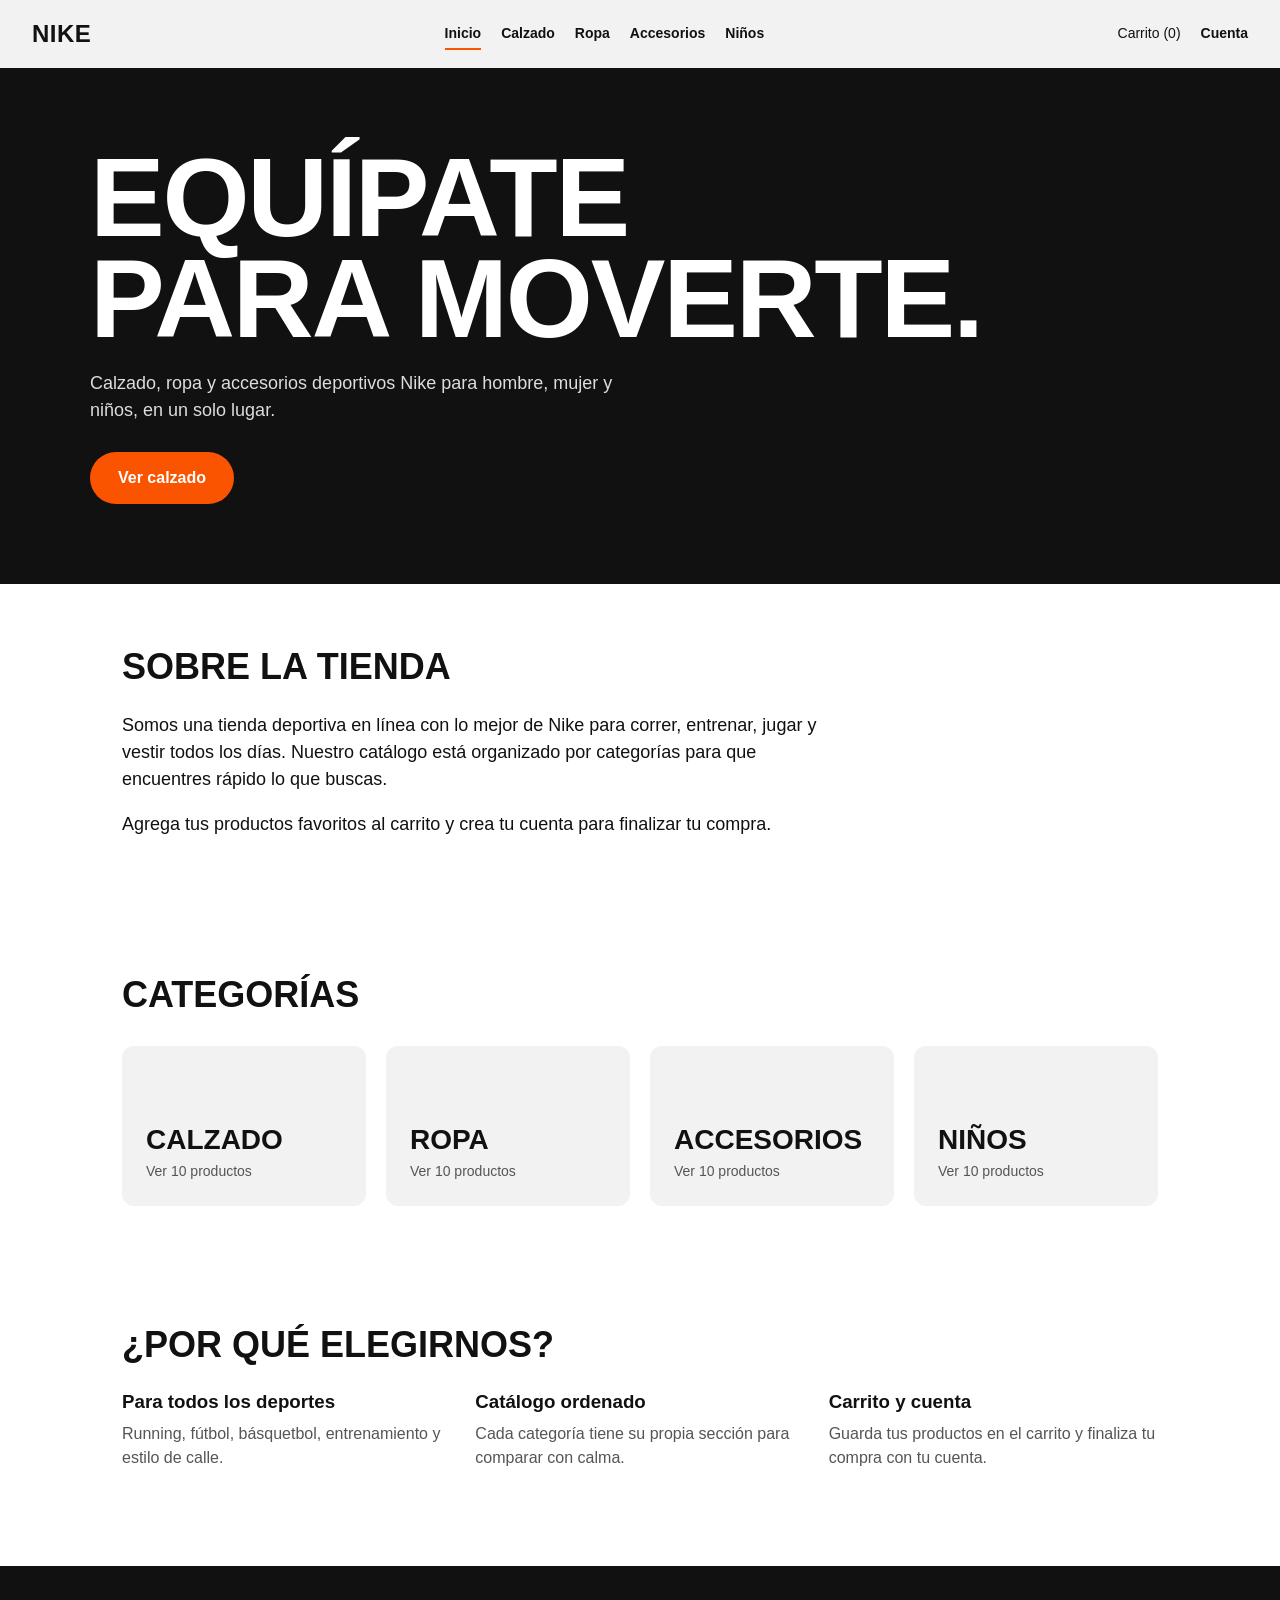
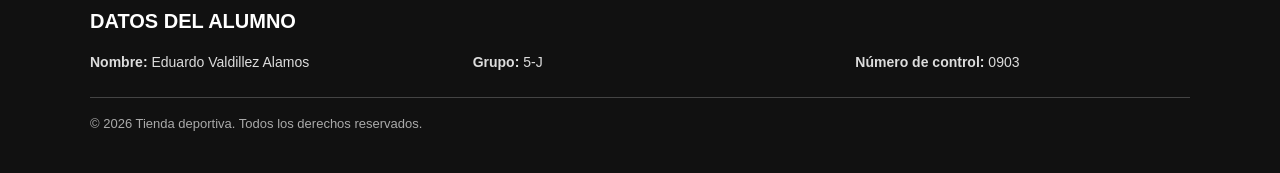
<file: docs/index.html>
<!DOCTYPE html>
<html lang="es">
<head>
  <meta charset="UTF-8">
  <meta name="viewport" content="width=device-width, initial-scale=1">
  <title>Inicio</title>
  <link rel="stylesheet" href="css/style.css">
</head>
<body data-page="tienda">
  <!-- Barra superior: marca, menú de categorías, carrito y cuenta -->
  <header class="topbar">
    <strong class="brand">NIKE</strong>
    <nav class="menu" aria-label="Categorías">
      <a href="index.html" aria-current="page">Inicio</a>
      <a href="calzado.html">Calzado</a>
      <a href="ropa.html">Ropa</a>
      <a href="accesorios.html">Accesorios</a>
      <a href="ninos.html">Niños</a>
    </nav>
    <div class="cuenta">
      <a href="carrito.html">Carrito (<span id="contador">0</span>)</a>
      <details class="cuenta-menu">
        <summary>Cuenta</summary>
        <div class="cuenta-panel" id="sesion"></div>
      </details>
    </div>
  </header>
  <!-- Presentación principal -->
  <section class="hero">
    <div class="hero-inner">
      <h1>Equípate<br>para moverte.</h1>
      <p>Calzado, ropa y accesorios deportivos Nike para hombre, mujer y niños, en un solo lugar.</p>
      <a class="btn" href="calzado.html">Ver calzado</a>
    </div>
  </section>
  <main>
    <!-- Información del sitio -->
    <section class="contenedor intro">
      <h2>Sobre la tienda</h2>
      <p>Somos una tienda deportiva en línea con lo mejor de Nike para correr, entrenar, jugar y vestir todos los días. Nuestro catálogo está organizado por categorías para que encuentres rápido lo que buscas.</p>
      <p>Agrega tus productos favoritos al carrito y crea tu cuenta para finalizar tu compra.</p>
    </section>
    <!-- Categorías disponibles -->
    <section class="contenedor">
      <h2>Categorías</h2>
      <div class="cats">
        <a class="cat" href="calzado.html">
          <strong>Calzado</strong>
          <span>Ver 10 productos</span>
        </a>
        <a class="cat" href="ropa.html">
          <strong>Ropa</strong>
          <span>Ver 10 productos</span>
        </a>
        <a class="cat" href="accesorios.html">
          <strong>Accesorios</strong>
          <span>Ver 10 productos</span>
        </a>
        <a class="cat" href="ninos.html">
          <strong>Niños</strong>
          <span>Ver 10 productos</span>
        </a>
      </div>
    </section>
    <!-- Ventajas de la tienda -->
    <section class="contenedor">
      <h2>¿Por qué elegirnos?</h2>
      <div class="razones">
        <div><h3>Para todos los deportes</h3><p>Running, fútbol, básquetbol, entrenamiento y estilo de calle.</p></div>
        <div><h3>Catálogo ordenado</h3><p>Cada categoría tiene su propia sección para comparar con calma.</p></div>
        <div><h3>Carrito y cuenta</h3><p>Guarda tus productos en el carrito y finaliza tu compra con tu cuenta.</p></div>
      </div>
    </section>
  </main>
  <!-- Pie de página con los datos del alumno -->
  <footer class="pie">
    <div>
      <h2>Datos del alumno</h2>
      <p><strong>Nombre:</strong> Eduardo Valdillez Alamos</p>
      <p><strong>Grupo:</strong> 5-J</p>
      <p><strong>Número de control:</strong> 0903</p>
      <p class="copy">&copy; 2026 Tienda deportiva. Todos los derechos reservados.</p>
    </div>
  </footer>
  <!-- Direcciones de las fotos y lógica de la página -->
  <script src="js/imagenes.js"></script>
  <script src="js/app.js"></script>
</body>
</html>
</file>
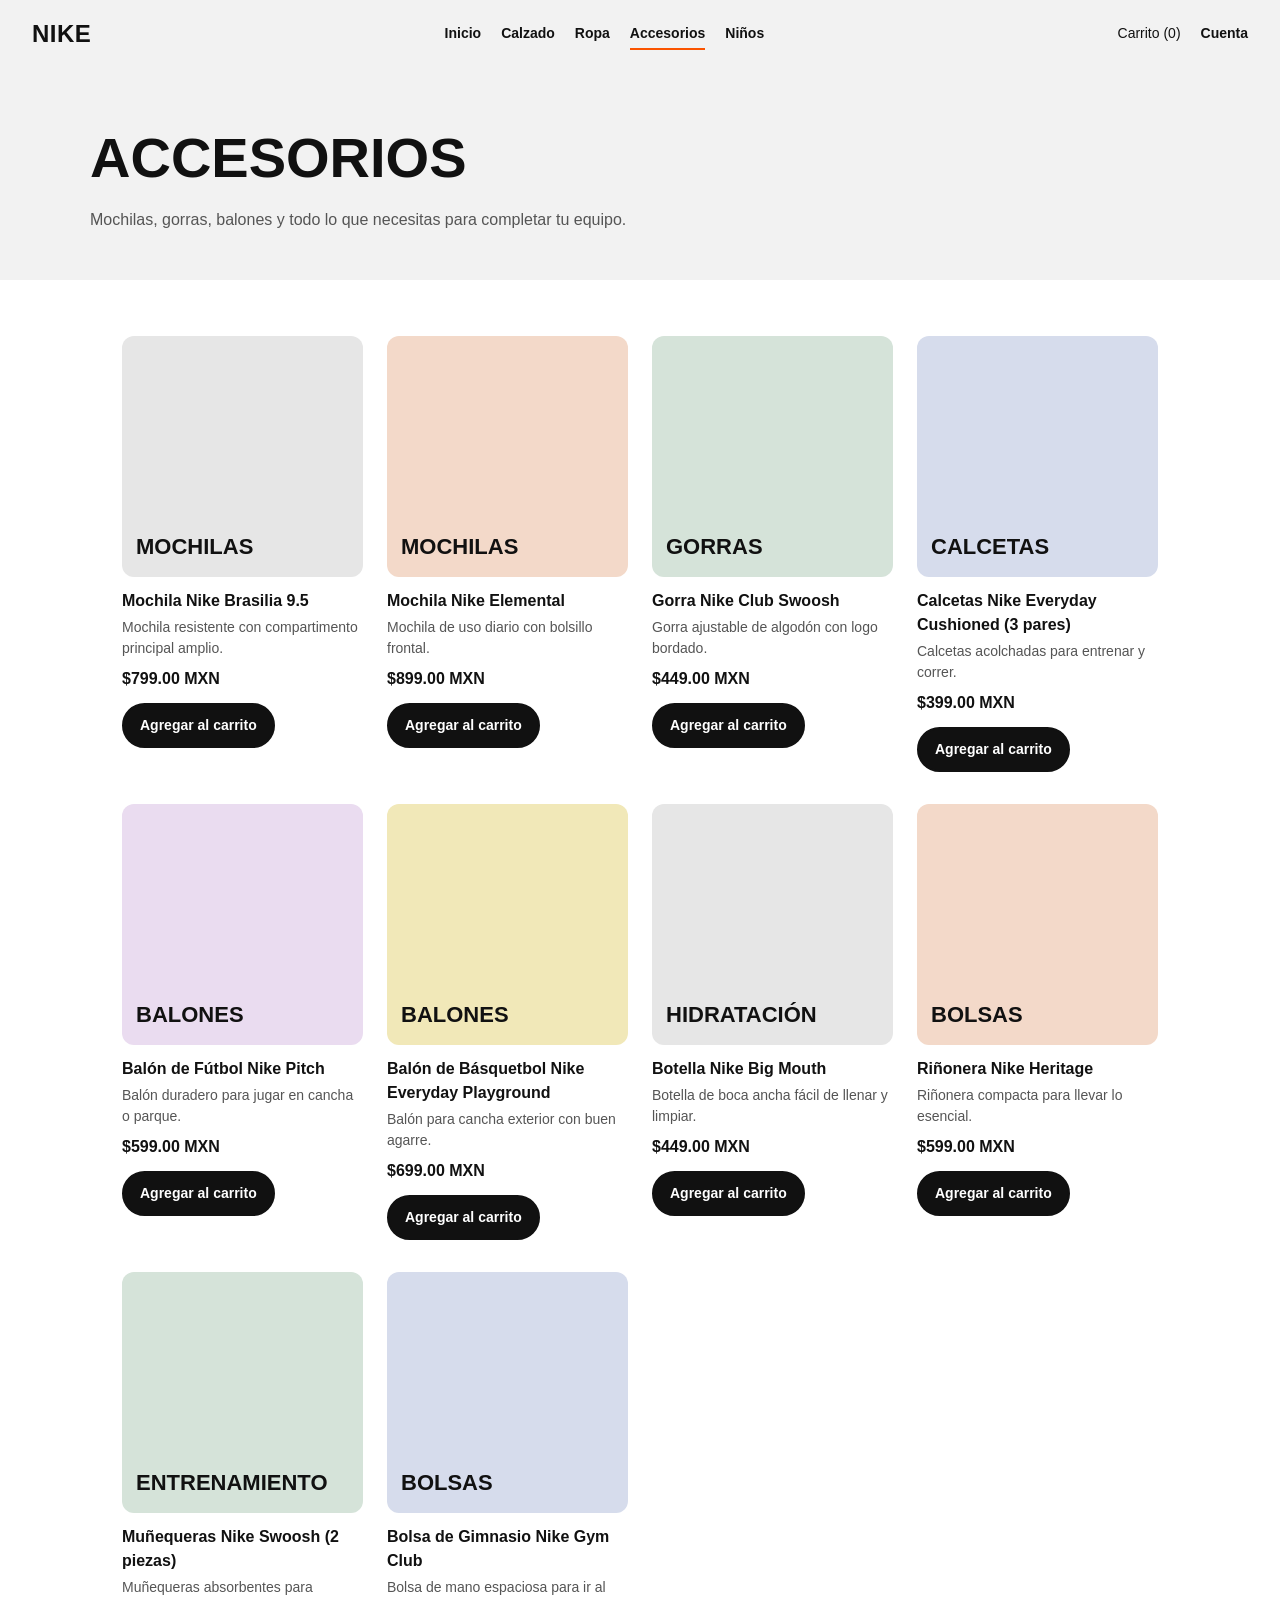
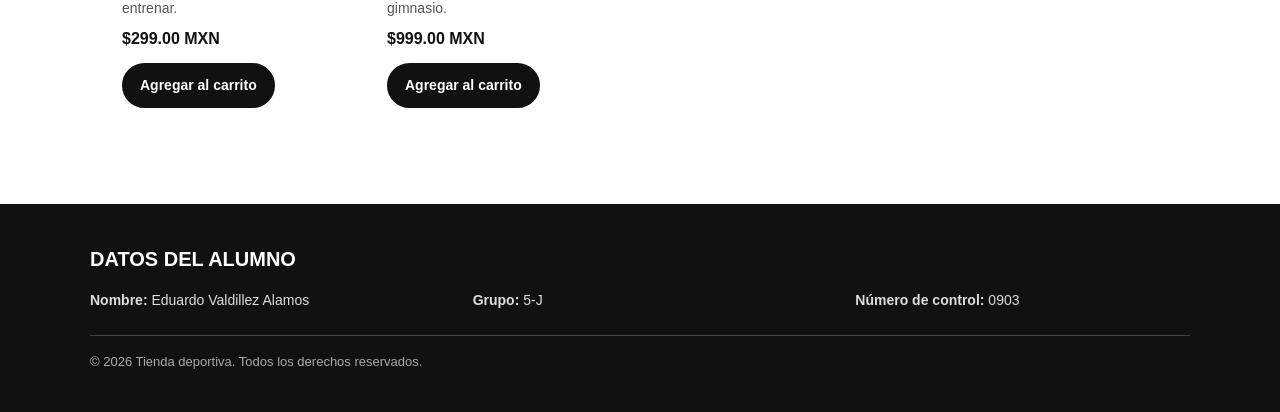
<file: docs/accesorios.html>
<!DOCTYPE html>
<html lang="es">
<head>
  <meta charset="UTF-8">
  <meta name="viewport" content="width=device-width, initial-scale=1">
  <title>Accesorios</title>
  <link rel="stylesheet" href="css/style.css">
</head>
<body data-page="tienda">
  <!-- Barra superior: marca, menú de categorías, carrito y cuenta -->
  <header class="topbar">
    <strong class="brand">NIKE</strong>
    <nav class="menu" aria-label="Categorías">
      <a href="index.html">Inicio</a>
      <a href="calzado.html">Calzado</a>
      <a href="ropa.html">Ropa</a>
      <a href="accesorios.html" aria-current="page">Accesorios</a>
      <a href="ninos.html">Niños</a>
    </nav>
    <div class="cuenta">
      <a href="carrito.html">Carrito (<span id="contador">0</span>)</a>
      <details class="cuenta-menu">
        <summary>Cuenta</summary>
        <div class="cuenta-panel" id="sesion"></div>
      </details>
    </div>
  </header>
  <!-- Título de la categoría -->
  <section class="titulo-cat">
    <div>
      <h1>Accesorios</h1>
      <p>Mochilas, gorras, balones y todo lo que necesitas para completar tu equipo.</p>
    </div>
  </section>
  <!-- Lista de productos -->
  <main class="contenedor">
    <ul class="productos">
        <li>
          <article class="card">
            <div class="card-img tono-1"><span aria-hidden="true">Mochilas</span></div>
            <h3>Mochila Nike Brasilia 9.5</h3>
            <p class="desc">Mochila resistente con compartimento principal amplio.</p>
            <p class="precio">$799.00 MXN</p>
            <button type="button" class="btn-add" data-id="accesorios-1" data-nombre="Mochila Nike Brasilia 9.5" data-linea="Mochilas" data-precio="799">Agregar al carrito</button>
          </article>
        </li>
        <li>
          <article class="card">
            <div class="card-img tono-2"><span aria-hidden="true">Mochilas</span></div>
            <h3>Mochila Nike Elemental</h3>
            <p class="desc">Mochila de uso diario con bolsillo frontal.</p>
            <p class="precio">$899.00 MXN</p>
            <button type="button" class="btn-add" data-id="accesorios-2" data-nombre="Mochila Nike Elemental" data-linea="Mochilas" data-precio="899">Agregar al carrito</button>
          </article>
        </li>
        <li>
          <article class="card">
            <div class="card-img tono-3"><span aria-hidden="true">Gorras</span></div>
            <h3>Gorra Nike Club Swoosh</h3>
            <p class="desc">Gorra ajustable de algodón con logo bordado.</p>
            <p class="precio">$449.00 MXN</p>
            <button type="button" class="btn-add" data-id="accesorios-3" data-nombre="Gorra Nike Club Swoosh" data-linea="Gorras" data-precio="449">Agregar al carrito</button>
          </article>
        </li>
        <li>
          <article class="card">
            <div class="card-img tono-4"><span aria-hidden="true">Calcetas</span></div>
            <h3>Calcetas Nike Everyday Cushioned (3 pares)</h3>
            <p class="desc">Calcetas acolchadas para entrenar y correr.</p>
            <p class="precio">$399.00 MXN</p>
            <button type="button" class="btn-add" data-id="accesorios-4" data-nombre="Calcetas Nike Everyday Cushioned (3 pares)" data-linea="Calcetas" data-precio="399">Agregar al carrito</button>
          </article>
        </li>
        <li>
          <article class="card">
            <div class="card-img tono-5"><span aria-hidden="true">Balones</span></div>
            <h3>Balón de Fútbol Nike Pitch</h3>
            <p class="desc">Balón duradero para jugar en cancha o parque.</p>
            <p class="precio">$599.00 MXN</p>
            <button type="button" class="btn-add" data-id="accesorios-5" data-nombre="Balón de Fútbol Nike Pitch" data-linea="Balones" data-precio="599">Agregar al carrito</button>
          </article>
        </li>
        <li>
          <article class="card">
            <div class="card-img tono-6"><span aria-hidden="true">Balones</span></div>
            <h3>Balón de Básquetbol Nike Everyday Playground</h3>
            <p class="desc">Balón para cancha exterior con buen agarre.</p>
            <p class="precio">$699.00 MXN</p>
            <button type="button" class="btn-add" data-id="accesorios-6" data-nombre="Balón de Básquetbol Nike Everyday Playground" data-linea="Balones" data-precio="699">Agregar al carrito</button>
          </article>
        </li>
        <li>
          <article class="card">
            <div class="card-img tono-1"><span aria-hidden="true">Hidratación</span></div>
            <h3>Botella Nike Big Mouth</h3>
            <p class="desc">Botella de boca ancha fácil de llenar y limpiar.</p>
            <p class="precio">$449.00 MXN</p>
            <button type="button" class="btn-add" data-id="accesorios-7" data-nombre="Botella Nike Big Mouth" data-linea="Hidratación" data-precio="449">Agregar al carrito</button>
          </article>
        </li>
        <li>
          <article class="card">
            <div class="card-img tono-2"><span aria-hidden="true">Bolsas</span></div>
            <h3>Riñonera Nike Heritage</h3>
            <p class="desc">Riñonera compacta para llevar lo esencial.</p>
            <p class="precio">$599.00 MXN</p>
            <button type="button" class="btn-add" data-id="accesorios-8" data-nombre="Riñonera Nike Heritage" data-linea="Bolsas" data-precio="599">Agregar al carrito</button>
          </article>
        </li>
        <li>
          <article class="card">
            <div class="card-img tono-3"><span aria-hidden="true">Entrenamiento</span></div>
            <h3>Muñequeras Nike Swoosh (2 piezas)</h3>
            <p class="desc">Muñequeras absorbentes para entrenar.</p>
            <p class="precio">$299.00 MXN</p>
            <button type="button" class="btn-add" data-id="accesorios-9" data-nombre="Muñequeras Nike Swoosh (2 piezas)" data-linea="Entrenamiento" data-precio="299">Agregar al carrito</button>
          </article>
        </li>
        <li>
          <article class="card">
            <div class="card-img tono-4"><span aria-hidden="true">Bolsas</span></div>
            <h3>Bolsa de Gimnasio Nike Gym Club</h3>
            <p class="desc">Bolsa de mano espaciosa para ir al gimnasio.</p>
            <p class="precio">$999.00 MXN</p>
            <button type="button" class="btn-add" data-id="accesorios-10" data-nombre="Bolsa de Gimnasio Nike Gym Club" data-linea="Bolsas" data-precio="999">Agregar al carrito</button>
          </article>
        </li>
    </ul>
  </main>
  <!-- Pie de página con los datos del alumno -->
  <footer class="pie">
    <div>
      <h2>Datos del alumno</h2>
      <p><strong>Nombre:</strong> Eduardo Valdillez Alamos</p>
      <p><strong>Grupo:</strong> 5-J</p>
      <p><strong>Número de control:</strong> 0903</p>
      <p class="copy">&copy; 2026 Tienda deportiva. Todos los derechos reservados.</p>
    </div>
  </footer>
  <!-- Direcciones de las fotos y lógica de la página -->
  <script src="js/imagenes.js"></script>
  <script src="js/app.js"></script>
</body>
</html>
</file>
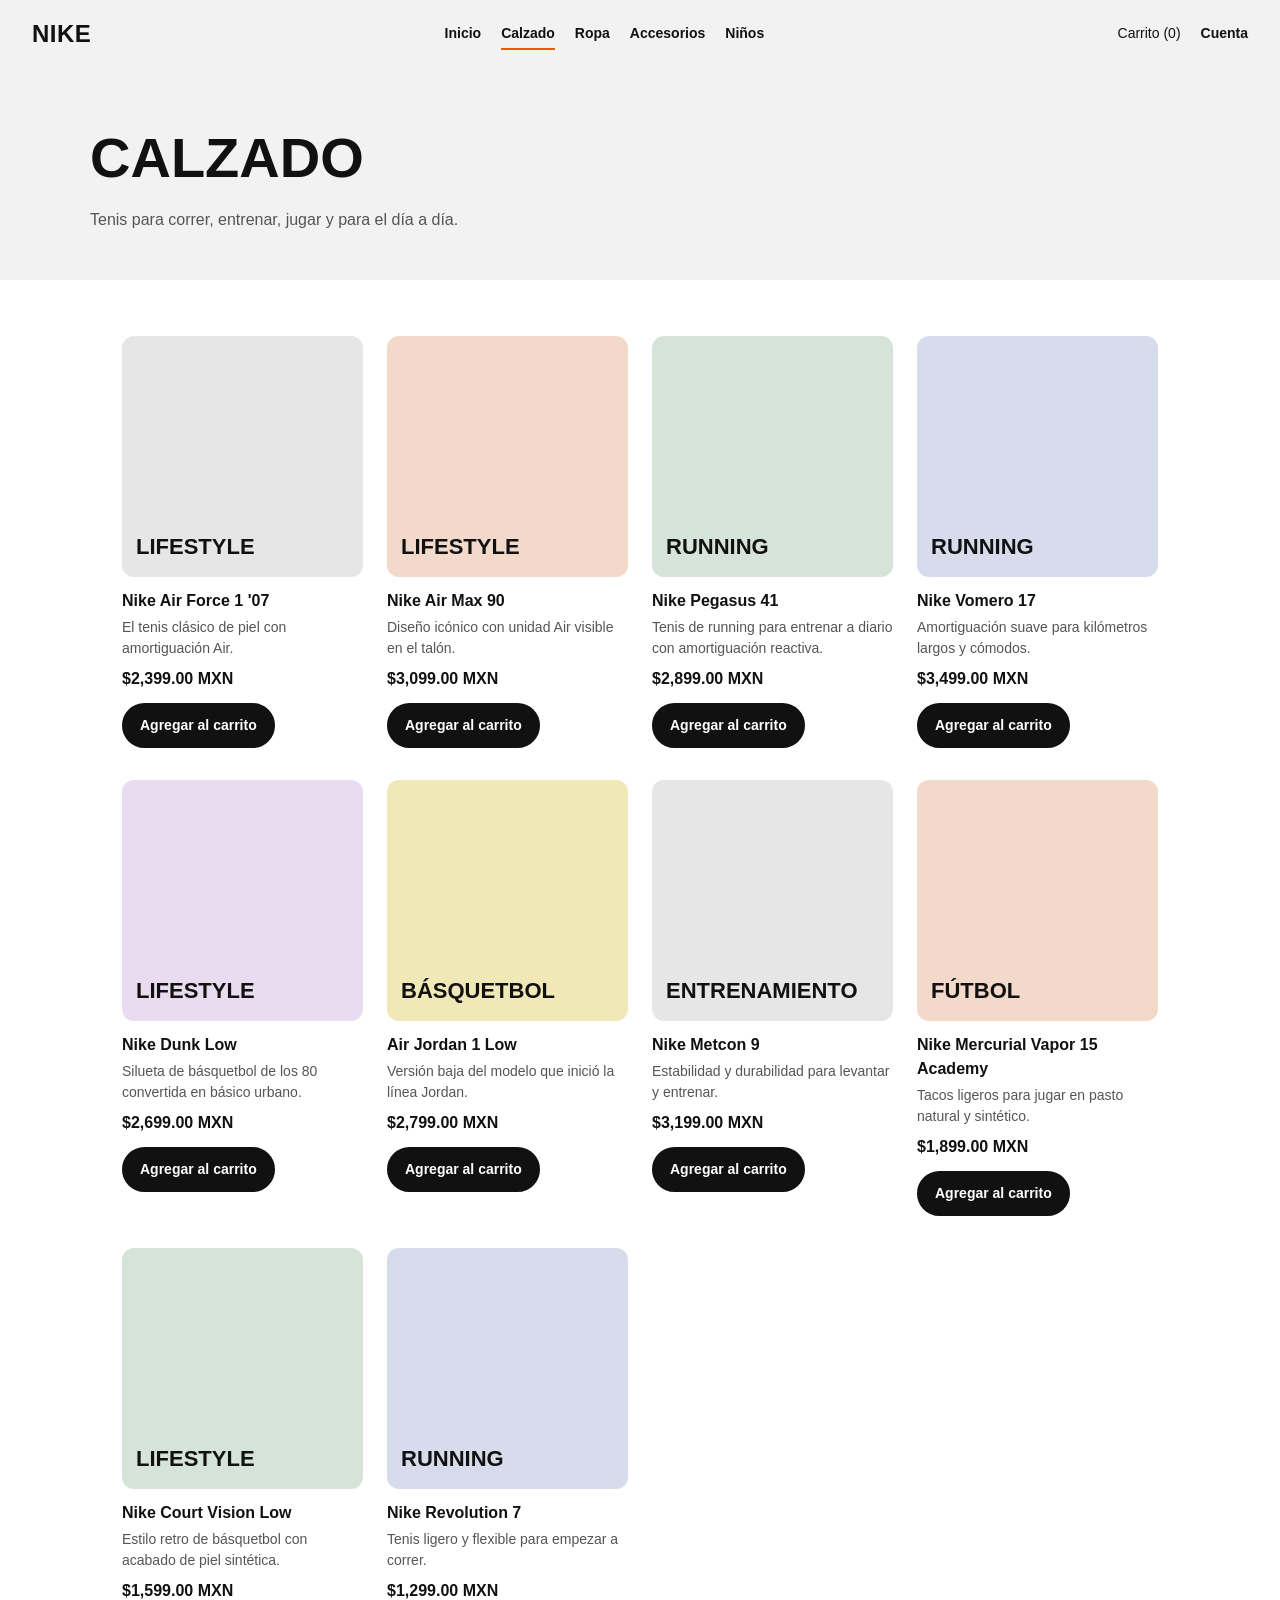
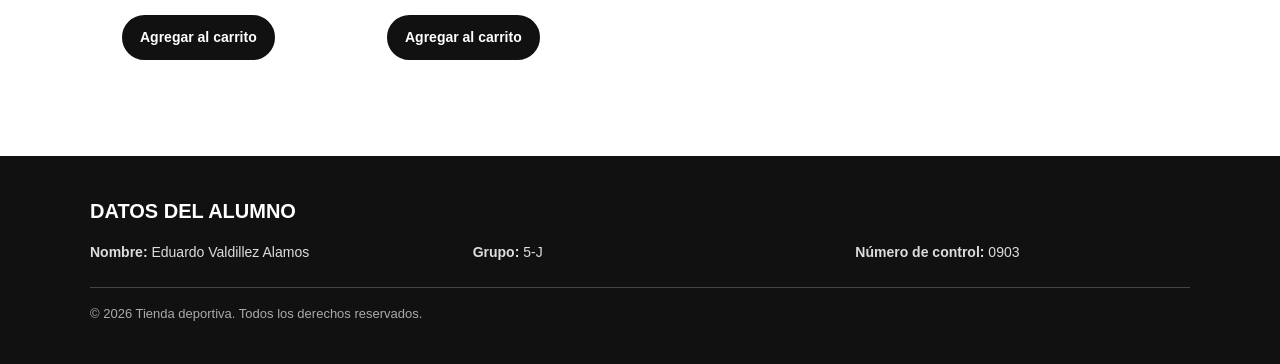
<file: docs/calzado.html>
<!DOCTYPE html>
<html lang="es">
<head>
  <meta charset="UTF-8">
  <meta name="viewport" content="width=device-width, initial-scale=1">
  <title>Calzado</title>
  <link rel="stylesheet" href="css/style.css">
</head>
<body data-page="tienda">
  <!-- Barra superior: marca, menú de categorías, carrito y cuenta -->
  <header class="topbar">
    <strong class="brand">NIKE</strong>
    <nav class="menu" aria-label="Categorías">
      <a href="index.html">Inicio</a>
      <a href="calzado.html" aria-current="page">Calzado</a>
      <a href="ropa.html">Ropa</a>
      <a href="accesorios.html">Accesorios</a>
      <a href="ninos.html">Niños</a>
    </nav>
    <div class="cuenta">
      <a href="carrito.html">Carrito (<span id="contador">0</span>)</a>
      <details class="cuenta-menu">
        <summary>Cuenta</summary>
        <div class="cuenta-panel" id="sesion"></div>
      </details>
    </div>
  </header>
  <!-- Título de la categoría -->
  <section class="titulo-cat">
    <div>
      <h1>Calzado</h1>
      <p>Tenis para correr, entrenar, jugar y para el día a día.</p>
    </div>
  </section>
  <!-- Lista de productos -->
  <main class="contenedor">
    <ul class="productos">
        <li>
          <article class="card">
            <div class="card-img tono-1"><span aria-hidden="true">Lifestyle</span></div>
            <h3>Nike Air Force 1 &#x27;07</h3>
            <p class="desc">El tenis clásico de piel con amortiguación Air.</p>
            <p class="precio">$2,399.00 MXN</p>
            <button type="button" class="btn-add" data-id="calzado-1" data-nombre="Nike Air Force 1 &#x27;07" data-linea="Lifestyle" data-precio="2399">Agregar al carrito</button>
          </article>
        </li>
        <li>
          <article class="card">
            <div class="card-img tono-2"><span aria-hidden="true">Lifestyle</span></div>
            <h3>Nike Air Max 90</h3>
            <p class="desc">Diseño icónico con unidad Air visible en el talón.</p>
            <p class="precio">$3,099.00 MXN</p>
            <button type="button" class="btn-add" data-id="calzado-2" data-nombre="Nike Air Max 90" data-linea="Lifestyle" data-precio="3099">Agregar al carrito</button>
          </article>
        </li>
        <li>
          <article class="card">
            <div class="card-img tono-3"><span aria-hidden="true">Running</span></div>
            <h3>Nike Pegasus 41</h3>
            <p class="desc">Tenis de running para entrenar a diario con amortiguación reactiva.</p>
            <p class="precio">$2,899.00 MXN</p>
            <button type="button" class="btn-add" data-id="calzado-3" data-nombre="Nike Pegasus 41" data-linea="Running" data-precio="2899">Agregar al carrito</button>
          </article>
        </li>
        <li>
          <article class="card">
            <div class="card-img tono-4"><span aria-hidden="true">Running</span></div>
            <h3>Nike Vomero 17</h3>
            <p class="desc">Amortiguación suave para kilómetros largos y cómodos.</p>
            <p class="precio">$3,499.00 MXN</p>
            <button type="button" class="btn-add" data-id="calzado-4" data-nombre="Nike Vomero 17" data-linea="Running" data-precio="3499">Agregar al carrito</button>
          </article>
        </li>
        <li>
          <article class="card">
            <div class="card-img tono-5"><span aria-hidden="true">Lifestyle</span></div>
            <h3>Nike Dunk Low</h3>
            <p class="desc">Silueta de básquetbol de los 80 convertida en básico urbano.</p>
            <p class="precio">$2,699.00 MXN</p>
            <button type="button" class="btn-add" data-id="calzado-5" data-nombre="Nike Dunk Low" data-linea="Lifestyle" data-precio="2699">Agregar al carrito</button>
          </article>
        </li>
        <li>
          <article class="card">
            <div class="card-img tono-6"><span aria-hidden="true">Básquetbol</span></div>
            <h3>Air Jordan 1 Low</h3>
            <p class="desc">Versión baja del modelo que inició la línea Jordan.</p>
            <p class="precio">$2,799.00 MXN</p>
            <button type="button" class="btn-add" data-id="calzado-6" data-nombre="Air Jordan 1 Low" data-linea="Básquetbol" data-precio="2799">Agregar al carrito</button>
          </article>
        </li>
        <li>
          <article class="card">
            <div class="card-img tono-1"><span aria-hidden="true">Entrenamiento</span></div>
            <h3>Nike Metcon 9</h3>
            <p class="desc">Estabilidad y durabilidad para levantar y entrenar.</p>
            <p class="precio">$3,199.00 MXN</p>
            <button type="button" class="btn-add" data-id="calzado-7" data-nombre="Nike Metcon 9" data-linea="Entrenamiento" data-precio="3199">Agregar al carrito</button>
          </article>
        </li>
        <li>
          <article class="card">
            <div class="card-img tono-2"><span aria-hidden="true">Fútbol</span></div>
            <h3>Nike Mercurial Vapor 15 Academy</h3>
            <p class="desc">Tacos ligeros para jugar en pasto natural y sintético.</p>
            <p class="precio">$1,899.00 MXN</p>
            <button type="button" class="btn-add" data-id="calzado-8" data-nombre="Nike Mercurial Vapor 15 Academy" data-linea="Fútbol" data-precio="1899">Agregar al carrito</button>
          </article>
        </li>
        <li>
          <article class="card">
            <div class="card-img tono-3"><span aria-hidden="true">Lifestyle</span></div>
            <h3>Nike Court Vision Low</h3>
            <p class="desc">Estilo retro de básquetbol con acabado de piel sintética.</p>
            <p class="precio">$1,599.00 MXN</p>
            <button type="button" class="btn-add" data-id="calzado-9" data-nombre="Nike Court Vision Low" data-linea="Lifestyle" data-precio="1599">Agregar al carrito</button>
          </article>
        </li>
        <li>
          <article class="card">
            <div class="card-img tono-4"><span aria-hidden="true">Running</span></div>
            <h3>Nike Revolution 7</h3>
            <p class="desc">Tenis ligero y flexible para empezar a correr.</p>
            <p class="precio">$1,299.00 MXN</p>
            <button type="button" class="btn-add" data-id="calzado-10" data-nombre="Nike Revolution 7" data-linea="Running" data-precio="1299">Agregar al carrito</button>
          </article>
        </li>
    </ul>
  </main>
  <!-- Pie de página con los datos del alumno -->
  <footer class="pie">
    <div>
      <h2>Datos del alumno</h2>
      <p><strong>Nombre:</strong> Eduardo Valdillez Alamos</p>
      <p><strong>Grupo:</strong> 5-J</p>
      <p><strong>Número de control:</strong> 0903</p>
      <p class="copy">&copy; 2026 Tienda deportiva. Todos los derechos reservados.</p>
    </div>
  </footer>
  <!-- Direcciones de las fotos y lógica de la página -->
  <script src="js/imagenes.js"></script>
  <script src="js/app.js"></script>
</body>
</html>
</file>
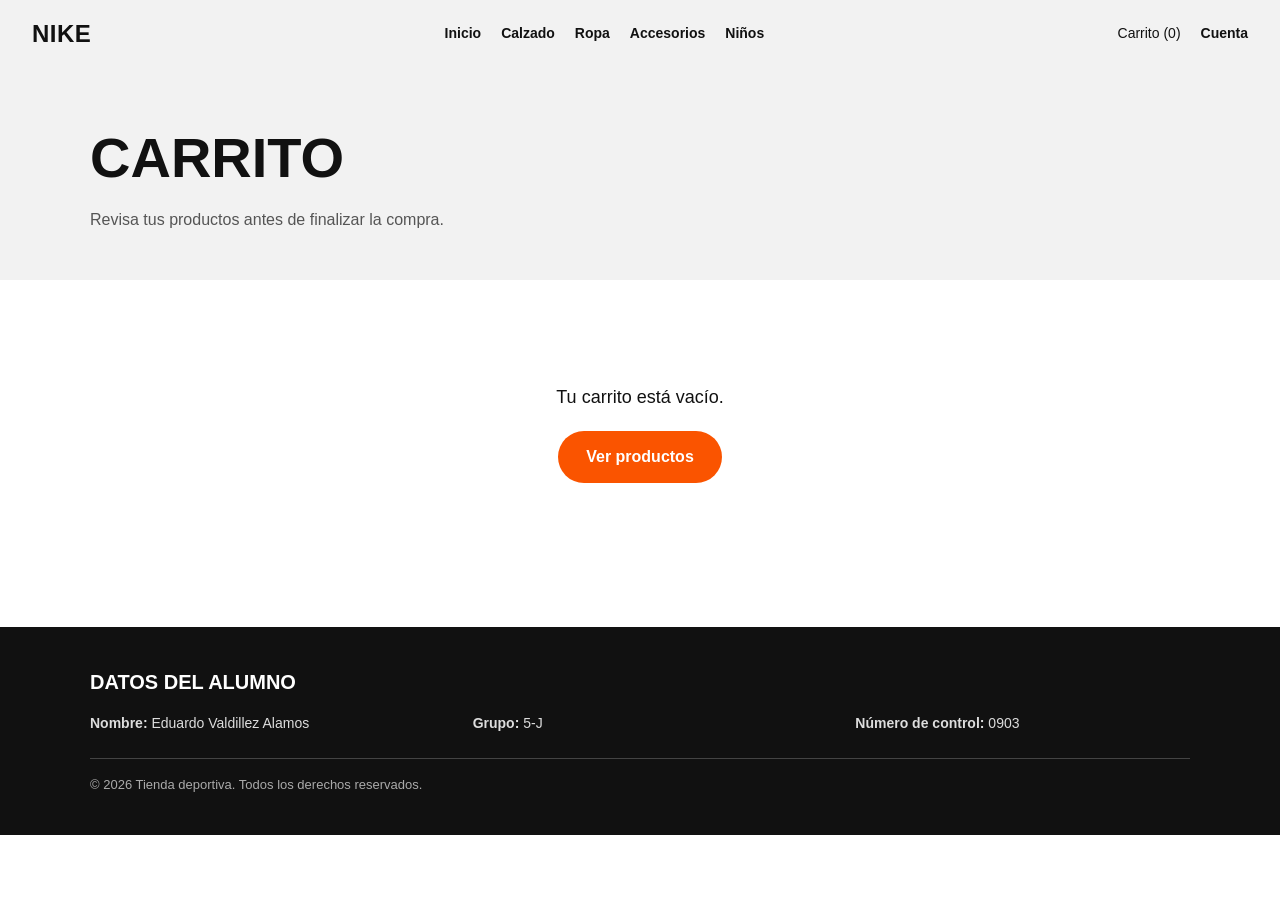
<file: docs/carrito.html>
<!DOCTYPE html>
<html lang="es">
<head>
  <meta charset="UTF-8">
  <meta name="viewport" content="width=device-width, initial-scale=1">
  <title>Carrito</title>
  <link rel="stylesheet" href="css/style.css">
</head>
<body data-page="carrito">
  <!-- Barra superior: marca, menú de categorías, carrito y cuenta -->
  <header class="topbar">
    <strong class="brand">NIKE</strong>
    <nav class="menu" aria-label="Categorías">
      <a href="index.html">Inicio</a>
      <a href="calzado.html">Calzado</a>
      <a href="ropa.html">Ropa</a>
      <a href="accesorios.html">Accesorios</a>
      <a href="ninos.html">Niños</a>
    </nav>
    <div class="cuenta">
      <a href="carrito.html" aria-current="page">Carrito (<span id="contador">0</span>)</a>
      <details class="cuenta-menu">
        <summary>Cuenta</summary>
        <div class="cuenta-panel" id="sesion"></div>
      </details>
    </div>
  </header>
  <!-- Título de la página -->
  <section class="titulo-cat">
    <div>
      <h1>Carrito</h1>
      <p>Revisa tus productos antes de finalizar la compra.</p>
    </div>
  </section>
  <!-- Mensajes y contenido del carrito (se dibuja desde app.js) -->
  <main class="contenedor">
    <div id="mensajes"></div>
    <div id="carrito"></div>
  </main>
  <!-- Pie de página con los datos del alumno -->
  <footer class="pie">
    <div>
      <h2>Datos del alumno</h2>
      <p><strong>Nombre:</strong> Eduardo Valdillez Alamos</p>
      <p><strong>Grupo:</strong> 5-J</p>
      <p><strong>Número de control:</strong> 0903</p>
      <p class="copy">&copy; 2026 Tienda deportiva. Todos los derechos reservados.</p>
    </div>
  </footer>
  <!-- Direcciones de las fotos y lógica de la página -->
  <script src="js/imagenes.js"></script>
  <script src="js/app.js"></script>
</body>
</html>
</file>
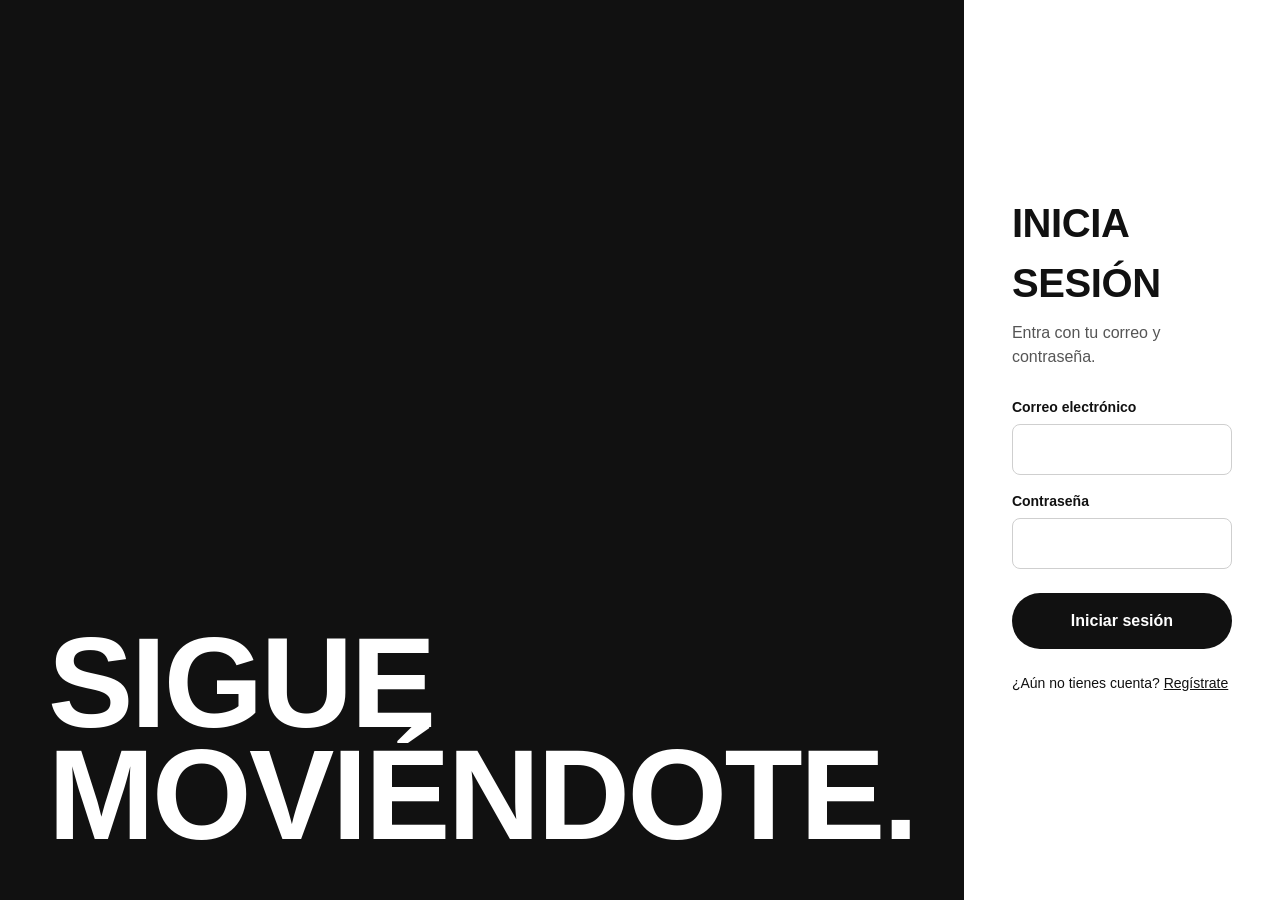
<file: docs/login.html>
<!DOCTYPE html>
<html lang="es">
<head>
  <meta charset="UTF-8">
  <meta name="viewport" content="width=device-width, initial-scale=1">
  <title>Iniciar sesión</title>
  <link rel="stylesheet" href="css/style.css">
</head>
<body data-page="login">
  <!-- Pantalla dividida: texto a la izquierda y formulario a la derecha -->
  <main class="auth">
    <section class="auth-hero" aria-hidden="true"><p>Sigue<br>moviéndote.</p></section>
    <section class="auth-panel">
      <h1>Inicia sesión</h1>
      <p class="sub">Entra con tu correo y contraseña.</p>
      <!-- Aquí se muestran los mensajes de error o éxito -->
      <div id="mensajes"></div>
      <!-- Formulario de inicio de sesión -->
      <form id="form" novalidate>
        <label>Correo electrónico<input type="email" name="email" required autocomplete="email"></label>
        <label>Contraseña<input type="password" name="password" required autocomplete="current-password"></label>
        <button type="submit">Iniciar sesión</button>
      </form>
      <p class="alt">¿Aún no tienes cuenta? <a href="register.html">Regístrate</a></p>
    </section>
  </main>
  <!-- Lógica de la página -->
  <script src="js/app.js"></script>
</body>
</html>
</file>
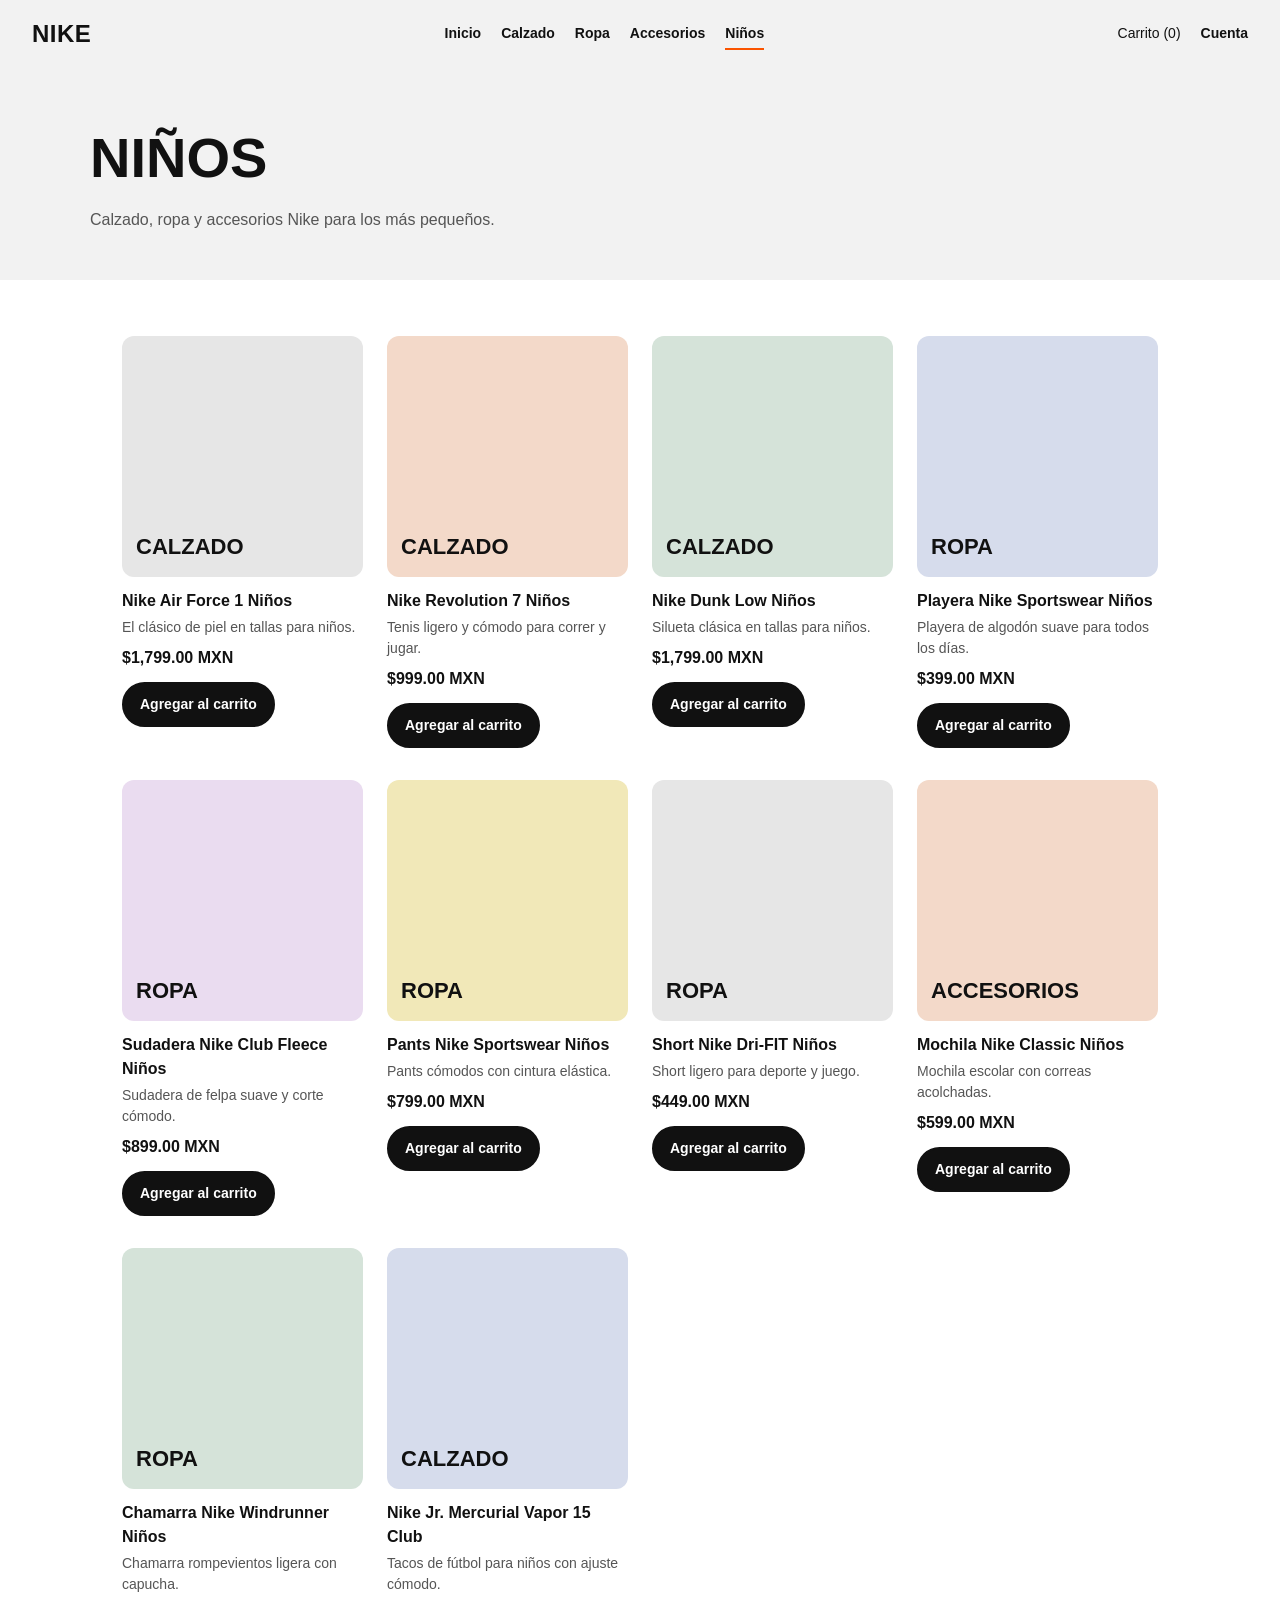
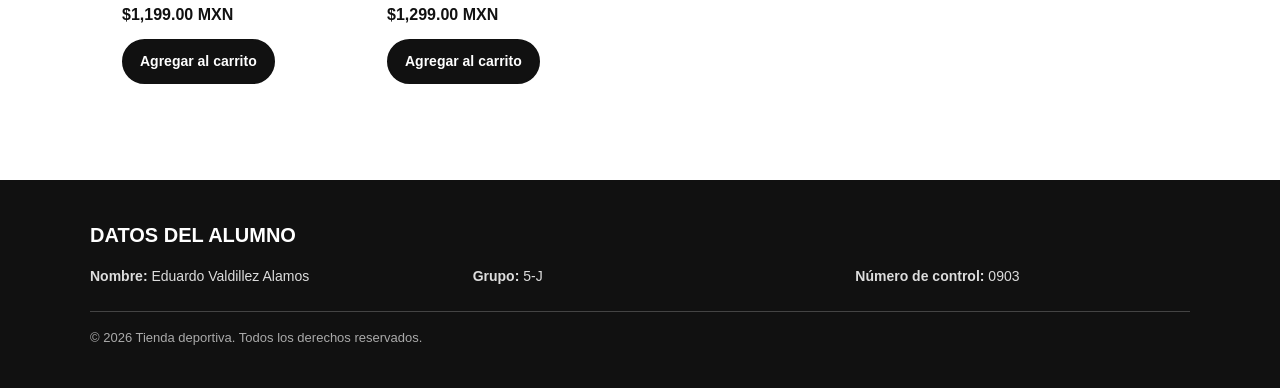
<file: docs/ninos.html>
<!DOCTYPE html>
<html lang="es">
<head>
  <meta charset="UTF-8">
  <meta name="viewport" content="width=device-width, initial-scale=1">
  <title>Niños</title>
  <link rel="stylesheet" href="css/style.css">
</head>
<body data-page="tienda">
  <!-- Barra superior: marca, menú de categorías, carrito y cuenta -->
  <header class="topbar">
    <strong class="brand">NIKE</strong>
    <nav class="menu" aria-label="Categorías">
      <a href="index.html">Inicio</a>
      <a href="calzado.html">Calzado</a>
      <a href="ropa.html">Ropa</a>
      <a href="accesorios.html">Accesorios</a>
      <a href="ninos.html" aria-current="page">Niños</a>
    </nav>
    <div class="cuenta">
      <a href="carrito.html">Carrito (<span id="contador">0</span>)</a>
      <details class="cuenta-menu">
        <summary>Cuenta</summary>
        <div class="cuenta-panel" id="sesion"></div>
      </details>
    </div>
  </header>
  <!-- Título de la categoría -->
  <section class="titulo-cat">
    <div>
      <h1>Niños</h1>
      <p>Calzado, ropa y accesorios Nike para los más pequeños.</p>
    </div>
  </section>
  <!-- Lista de productos -->
  <main class="contenedor">
    <ul class="productos">
        <li>
          <article class="card">
            <div class="card-img tono-1"><span aria-hidden="true">Calzado</span></div>
            <h3>Nike Air Force 1 Niños</h3>
            <p class="desc">El clásico de piel en tallas para niños.</p>
            <p class="precio">$1,799.00 MXN</p>
            <button type="button" class="btn-add" data-id="ninos-1" data-nombre="Nike Air Force 1 Niños" data-linea="Calzado" data-precio="1799">Agregar al carrito</button>
          </article>
        </li>
        <li>
          <article class="card">
            <div class="card-img tono-2"><span aria-hidden="true">Calzado</span></div>
            <h3>Nike Revolution 7 Niños</h3>
            <p class="desc">Tenis ligero y cómodo para correr y jugar.</p>
            <p class="precio">$999.00 MXN</p>
            <button type="button" class="btn-add" data-id="ninos-2" data-nombre="Nike Revolution 7 Niños" data-linea="Calzado" data-precio="999">Agregar al carrito</button>
          </article>
        </li>
        <li>
          <article class="card">
            <div class="card-img tono-3"><span aria-hidden="true">Calzado</span></div>
            <h3>Nike Dunk Low Niños</h3>
            <p class="desc">Silueta clásica en tallas para niños.</p>
            <p class="precio">$1,799.00 MXN</p>
            <button type="button" class="btn-add" data-id="ninos-3" data-nombre="Nike Dunk Low Niños" data-linea="Calzado" data-precio="1799">Agregar al carrito</button>
          </article>
        </li>
        <li>
          <article class="card">
            <div class="card-img tono-4"><span aria-hidden="true">Ropa</span></div>
            <h3>Playera Nike Sportswear Niños</h3>
            <p class="desc">Playera de algodón suave para todos los días.</p>
            <p class="precio">$399.00 MXN</p>
            <button type="button" class="btn-add" data-id="ninos-4" data-nombre="Playera Nike Sportswear Niños" data-linea="Ropa" data-precio="399">Agregar al carrito</button>
          </article>
        </li>
        <li>
          <article class="card">
            <div class="card-img tono-5"><span aria-hidden="true">Ropa</span></div>
            <h3>Sudadera Nike Club Fleece Niños</h3>
            <p class="desc">Sudadera de felpa suave y corte cómodo.</p>
            <p class="precio">$899.00 MXN</p>
            <button type="button" class="btn-add" data-id="ninos-5" data-nombre="Sudadera Nike Club Fleece Niños" data-linea="Ropa" data-precio="899">Agregar al carrito</button>
          </article>
        </li>
        <li>
          <article class="card">
            <div class="card-img tono-6"><span aria-hidden="true">Ropa</span></div>
            <h3>Pants Nike Sportswear Niños</h3>
            <p class="desc">Pants cómodos con cintura elástica.</p>
            <p class="precio">$799.00 MXN</p>
            <button type="button" class="btn-add" data-id="ninos-6" data-nombre="Pants Nike Sportswear Niños" data-linea="Ropa" data-precio="799">Agregar al carrito</button>
          </article>
        </li>
        <li>
          <article class="card">
            <div class="card-img tono-1"><span aria-hidden="true">Ropa</span></div>
            <h3>Short Nike Dri-FIT Niños</h3>
            <p class="desc">Short ligero para deporte y juego.</p>
            <p class="precio">$449.00 MXN</p>
            <button type="button" class="btn-add" data-id="ninos-7" data-nombre="Short Nike Dri-FIT Niños" data-linea="Ropa" data-precio="449">Agregar al carrito</button>
          </article>
        </li>
        <li>
          <article class="card">
            <div class="card-img tono-2"><span aria-hidden="true">Accesorios</span></div>
            <h3>Mochila Nike Classic Niños</h3>
            <p class="desc">Mochila escolar con correas acolchadas.</p>
            <p class="precio">$599.00 MXN</p>
            <button type="button" class="btn-add" data-id="ninos-8" data-nombre="Mochila Nike Classic Niños" data-linea="Accesorios" data-precio="599">Agregar al carrito</button>
          </article>
        </li>
        <li>
          <article class="card">
            <div class="card-img tono-3"><span aria-hidden="true">Ropa</span></div>
            <h3>Chamarra Nike Windrunner Niños</h3>
            <p class="desc">Chamarra rompevientos ligera con capucha.</p>
            <p class="precio">$1,199.00 MXN</p>
            <button type="button" class="btn-add" data-id="ninos-9" data-nombre="Chamarra Nike Windrunner Niños" data-linea="Ropa" data-precio="1199">Agregar al carrito</button>
          </article>
        </li>
        <li>
          <article class="card">
            <div class="card-img tono-4"><span aria-hidden="true">Calzado</span></div>
            <h3>Nike Jr. Mercurial Vapor 15 Club</h3>
            <p class="desc">Tacos de fútbol para niños con ajuste cómodo.</p>
            <p class="precio">$1,299.00 MXN</p>
            <button type="button" class="btn-add" data-id="ninos-10" data-nombre="Nike Jr. Mercurial Vapor 15 Club" data-linea="Calzado" data-precio="1299">Agregar al carrito</button>
          </article>
        </li>
    </ul>
  </main>
  <!-- Pie de página con los datos del alumno -->
  <footer class="pie">
    <div>
      <h2>Datos del alumno</h2>
      <p><strong>Nombre:</strong> Eduardo Valdillez Alamos</p>
      <p><strong>Grupo:</strong> 5-J</p>
      <p><strong>Número de control:</strong> 0903</p>
      <p class="copy">&copy; 2026 Tienda deportiva. Todos los derechos reservados.</p>
    </div>
  </footer>
  <!-- Direcciones de las fotos y lógica de la página -->
  <script src="js/imagenes.js"></script>
  <script src="js/app.js"></script>
</body>
</html>
</file>
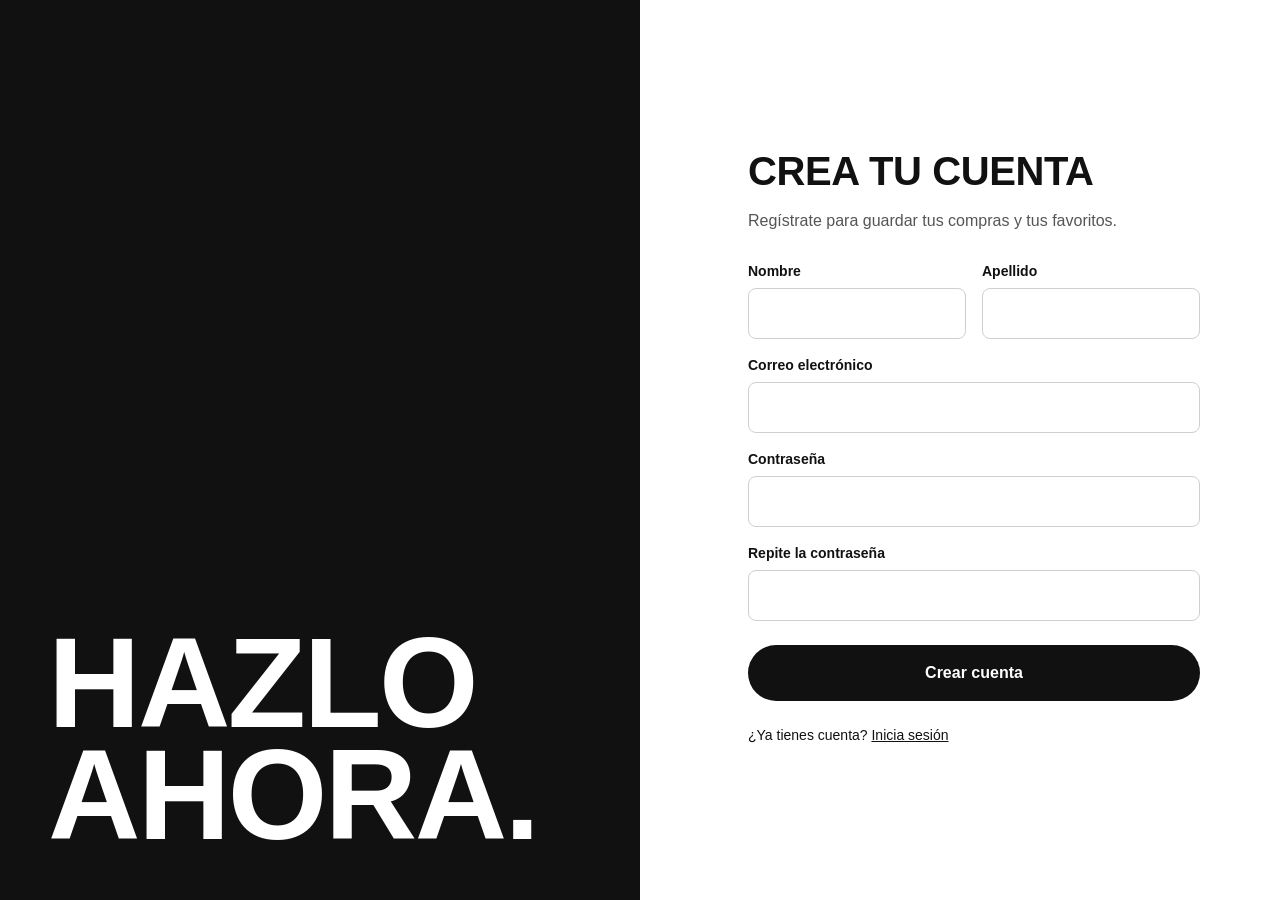
<file: docs/register.html>
<!DOCTYPE html>
<html lang="es">
<head>
  <meta charset="UTF-8">
  <meta name="viewport" content="width=device-width, initial-scale=1">
  <title>Crear cuenta</title>
  <link rel="stylesheet" href="css/style.css">
</head>
<body data-page="register">
  <!-- Pantalla dividida: texto a la izquierda y formulario a la derecha -->
  <main class="auth">
    <section class="auth-hero" aria-hidden="true"><p>Hazlo<br>ahora.</p></section>
    <section class="auth-panel">
      <h1>Crea tu cuenta</h1>
      <p class="sub">Regístrate para guardar tus compras y tus favoritos.</p>
      <!-- Aquí se muestran los mensajes de error o éxito -->
      <div id="mensajes"></div>
      <!-- Formulario de registro -->
      <form id="form" novalidate>
        <div class="row">
          <label>Nombre<input type="text" name="nombre" required autocomplete="given-name"></label>
          <label>Apellido<input type="text" name="apellido" required autocomplete="family-name"></label>
        </div>
        <label>Correo electrónico<input type="email" name="email" required autocomplete="email"></label>
        <label>Contraseña<input type="password" name="password" minlength="8" required autocomplete="new-password"></label>
        <label>Repite la contraseña<input type="password" name="password2" minlength="8" required autocomplete="new-password"></label>
        <button type="submit">Crear cuenta</button>
      </form>
      <p class="alt">¿Ya tienes cuenta? <a href="login.html">Inicia sesión</a></p>
    </section>
  </main>
  <!-- Lógica de la página -->
  <script src="js/app.js"></script>
</body>
</html>
</file>
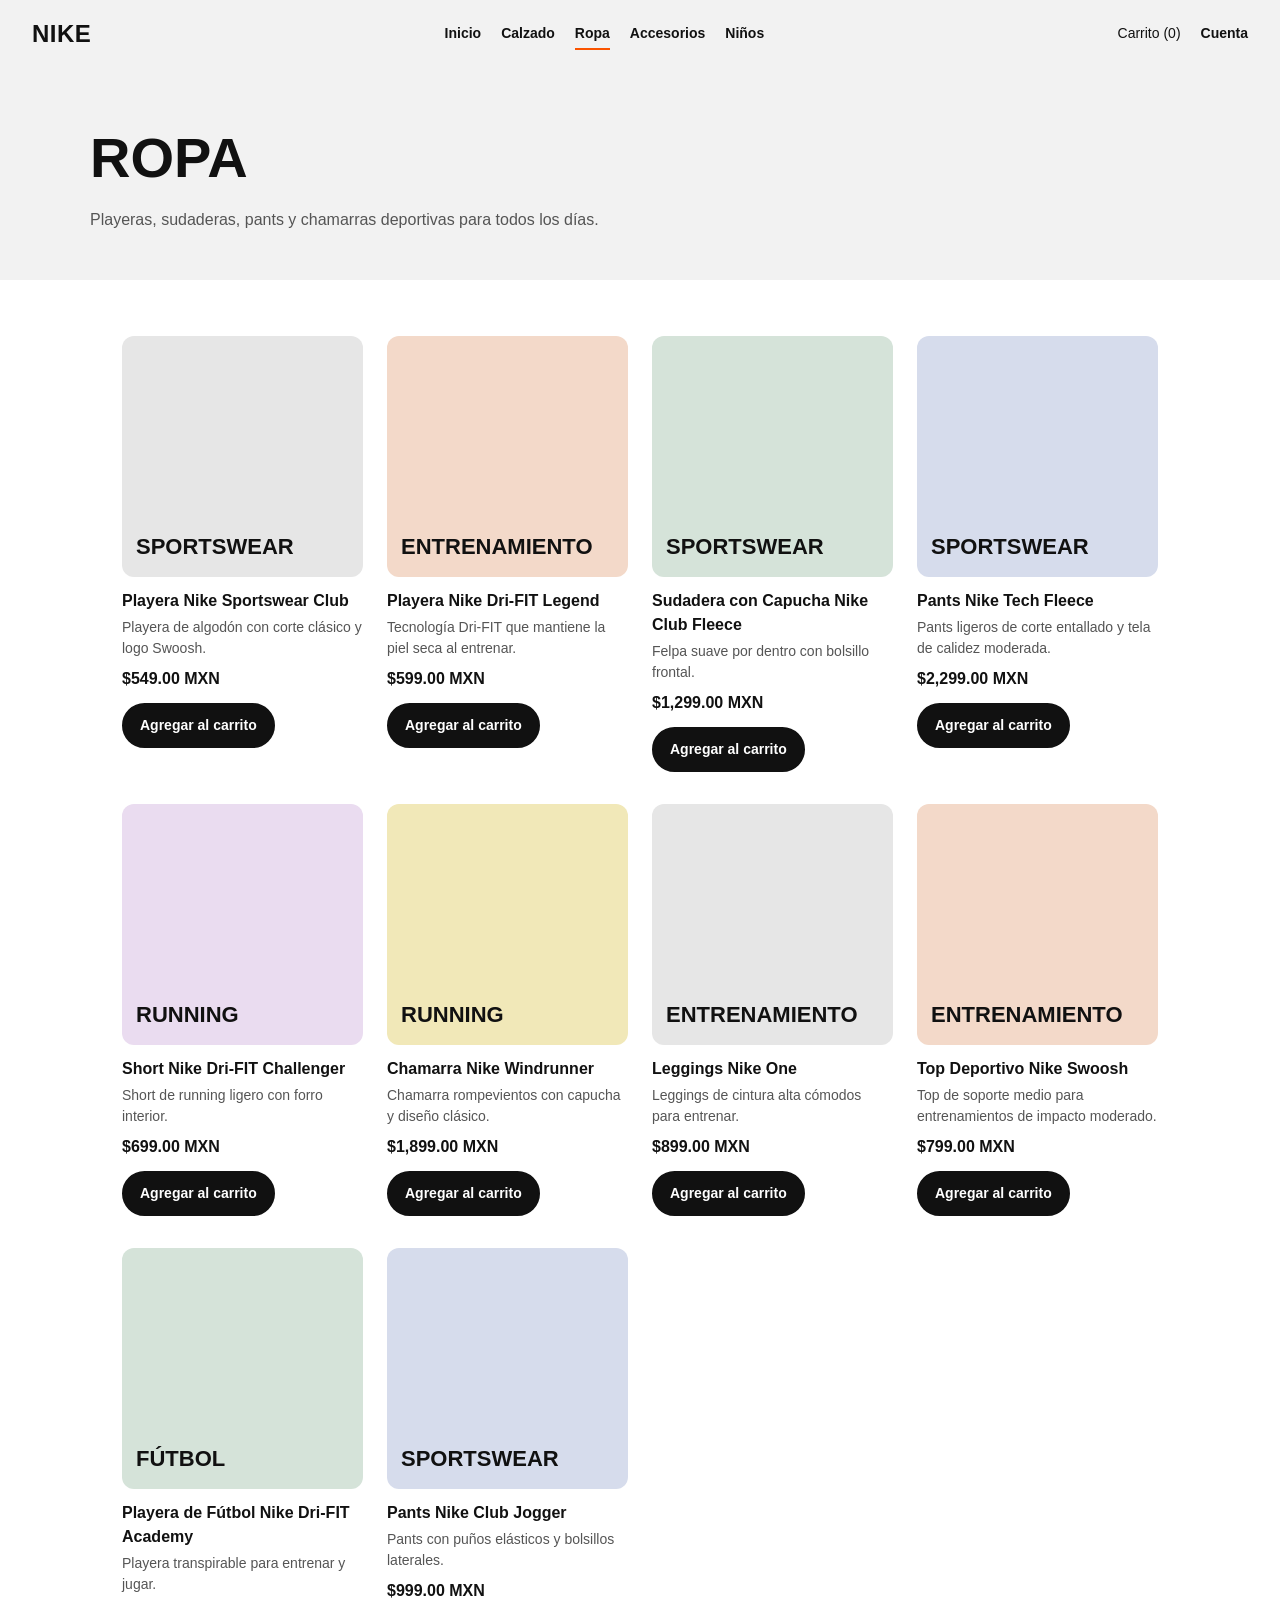
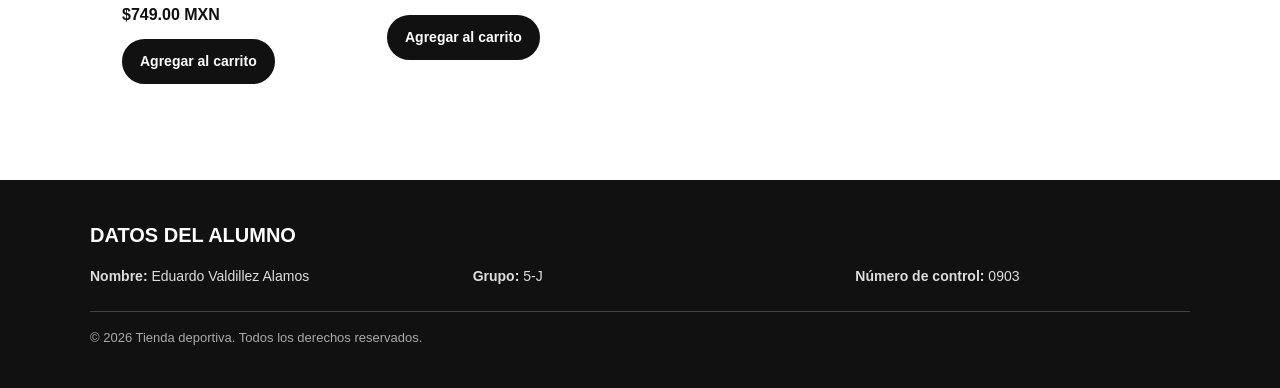
<file: docs/ropa.html>
<!DOCTYPE html>
<html lang="es">
<head>
  <meta charset="UTF-8">
  <meta name="viewport" content="width=device-width, initial-scale=1">
  <title>Ropa</title>
  <link rel="stylesheet" href="css/style.css">
</head>
<body data-page="tienda">
  <!-- Barra superior: marca, menú de categorías, carrito y cuenta -->
  <header class="topbar">
    <strong class="brand">NIKE</strong>
    <nav class="menu" aria-label="Categorías">
      <a href="index.html">Inicio</a>
      <a href="calzado.html">Calzado</a>
      <a href="ropa.html" aria-current="page">Ropa</a>
      <a href="accesorios.html">Accesorios</a>
      <a href="ninos.html">Niños</a>
    </nav>
    <div class="cuenta">
      <a href="carrito.html">Carrito (<span id="contador">0</span>)</a>
      <details class="cuenta-menu">
        <summary>Cuenta</summary>
        <div class="cuenta-panel" id="sesion"></div>
      </details>
    </div>
  </header>
  <!-- Título de la categoría -->
  <section class="titulo-cat">
    <div>
      <h1>Ropa</h1>
      <p>Playeras, sudaderas, pants y chamarras deportivas para todos los días.</p>
    </div>
  </section>
  <!-- Lista de productos -->
  <main class="contenedor">
    <ul class="productos">
        <li>
          <article class="card">
            <div class="card-img tono-1"><span aria-hidden="true">Sportswear</span></div>
            <h3>Playera Nike Sportswear Club</h3>
            <p class="desc">Playera de algodón con corte clásico y logo Swoosh.</p>
            <p class="precio">$549.00 MXN</p>
            <button type="button" class="btn-add" data-id="ropa-1" data-nombre="Playera Nike Sportswear Club" data-linea="Sportswear" data-precio="549">Agregar al carrito</button>
          </article>
        </li>
        <li>
          <article class="card">
            <div class="card-img tono-2"><span aria-hidden="true">Entrenamiento</span></div>
            <h3>Playera Nike Dri-FIT Legend</h3>
            <p class="desc">Tecnología Dri-FIT que mantiene la piel seca al entrenar.</p>
            <p class="precio">$599.00 MXN</p>
            <button type="button" class="btn-add" data-id="ropa-2" data-nombre="Playera Nike Dri-FIT Legend" data-linea="Entrenamiento" data-precio="599">Agregar al carrito</button>
          </article>
        </li>
        <li>
          <article class="card">
            <div class="card-img tono-3"><span aria-hidden="true">Sportswear</span></div>
            <h3>Sudadera con Capucha Nike Club Fleece</h3>
            <p class="desc">Felpa suave por dentro con bolsillo frontal.</p>
            <p class="precio">$1,299.00 MXN</p>
            <button type="button" class="btn-add" data-id="ropa-3" data-nombre="Sudadera con Capucha Nike Club Fleece" data-linea="Sportswear" data-precio="1299">Agregar al carrito</button>
          </article>
        </li>
        <li>
          <article class="card">
            <div class="card-img tono-4"><span aria-hidden="true">Sportswear</span></div>
            <h3>Pants Nike Tech Fleece</h3>
            <p class="desc">Pants ligeros de corte entallado y tela de calidez moderada.</p>
            <p class="precio">$2,299.00 MXN</p>
            <button type="button" class="btn-add" data-id="ropa-4" data-nombre="Pants Nike Tech Fleece" data-linea="Sportswear" data-precio="2299">Agregar al carrito</button>
          </article>
        </li>
        <li>
          <article class="card">
            <div class="card-img tono-5"><span aria-hidden="true">Running</span></div>
            <h3>Short Nike Dri-FIT Challenger</h3>
            <p class="desc">Short de running ligero con forro interior.</p>
            <p class="precio">$699.00 MXN</p>
            <button type="button" class="btn-add" data-id="ropa-5" data-nombre="Short Nike Dri-FIT Challenger" data-linea="Running" data-precio="699">Agregar al carrito</button>
          </article>
        </li>
        <li>
          <article class="card">
            <div class="card-img tono-6"><span aria-hidden="true">Running</span></div>
            <h3>Chamarra Nike Windrunner</h3>
            <p class="desc">Chamarra rompevientos con capucha y diseño clásico.</p>
            <p class="precio">$1,899.00 MXN</p>
            <button type="button" class="btn-add" data-id="ropa-6" data-nombre="Chamarra Nike Windrunner" data-linea="Running" data-precio="1899">Agregar al carrito</button>
          </article>
        </li>
        <li>
          <article class="card">
            <div class="card-img tono-1"><span aria-hidden="true">Entrenamiento</span></div>
            <h3>Leggings Nike One</h3>
            <p class="desc">Leggings de cintura alta cómodos para entrenar.</p>
            <p class="precio">$899.00 MXN</p>
            <button type="button" class="btn-add" data-id="ropa-7" data-nombre="Leggings Nike One" data-linea="Entrenamiento" data-precio="899">Agregar al carrito</button>
          </article>
        </li>
        <li>
          <article class="card">
            <div class="card-img tono-2"><span aria-hidden="true">Entrenamiento</span></div>
            <h3>Top Deportivo Nike Swoosh</h3>
            <p class="desc">Top de soporte medio para entrenamientos de impacto moderado.</p>
            <p class="precio">$799.00 MXN</p>
            <button type="button" class="btn-add" data-id="ropa-8" data-nombre="Top Deportivo Nike Swoosh" data-linea="Entrenamiento" data-precio="799">Agregar al carrito</button>
          </article>
        </li>
        <li>
          <article class="card">
            <div class="card-img tono-3"><span aria-hidden="true">Fútbol</span></div>
            <h3>Playera de Fútbol Nike Dri-FIT Academy</h3>
            <p class="desc">Playera transpirable para entrenar y jugar.</p>
            <p class="precio">$749.00 MXN</p>
            <button type="button" class="btn-add" data-id="ropa-9" data-nombre="Playera de Fútbol Nike Dri-FIT Academy" data-linea="Fútbol" data-precio="749">Agregar al carrito</button>
          </article>
        </li>
        <li>
          <article class="card">
            <div class="card-img tono-4"><span aria-hidden="true">Sportswear</span></div>
            <h3>Pants Nike Club Jogger</h3>
            <p class="desc">Pants con puños elásticos y bolsillos laterales.</p>
            <p class="precio">$999.00 MXN</p>
            <button type="button" class="btn-add" data-id="ropa-10" data-nombre="Pants Nike Club Jogger" data-linea="Sportswear" data-precio="999">Agregar al carrito</button>
          </article>
        </li>
    </ul>
  </main>
  <!-- Pie de página con los datos del alumno -->
  <footer class="pie">
    <div>
      <h2>Datos del alumno</h2>
      <p><strong>Nombre:</strong> Eduardo Valdillez Alamos</p>
      <p><strong>Grupo:</strong> 5-J</p>
      <p><strong>Número de control:</strong> 0903</p>
      <p class="copy">&copy; 2026 Tienda deportiva. Todos los derechos reservados.</p>
    </div>
  </footer>
  <!-- Direcciones de las fotos y lógica de la página -->
  <script src="js/imagenes.js"></script>
  <script src="js/app.js"></script>
</body>
</html>
</file>
<file: docs/css/style.css>
/* Colores y tipografías reutilizables */
:root {
  --ink: #111;
  --paper: #fff;
  --mist: #f2f2f2;
  --line: #cfcfcf;
  --accent: #fa5400;
  --error-bg: #fde8e0;
  --ok-bg: #e4f4e8;
  --font: "Helvetica Neue", Arial, sans-serif;
  --font-display: "Arial Narrow", "Helvetica Neue Condensed", Impact, Arial, sans-serif;
}
/* Estilos base */
* { box-sizing: border-box; }
body { margin: 0; font-family: var(--font); color: var(--ink); background: var(--paper); line-height: 1.5; }
a { color: var(--ink); }
a:focus-visible, button:focus-visible, input:focus-visible { outline: 3px solid var(--accent); outline-offset: 2px; }

/* Pantalla de registro e inicio de sesión: imagen a la izquierda y formulario a la derecha */
.auth { min-height: 100vh; display: grid; grid-template-columns: 1fr 1fr; }
.auth-hero { background: var(--ink); color: var(--paper); display: flex; align-items: flex-end; padding: 48px; }
.auth-hero p { margin: 0; font-family: var(--font-display); font-weight: 900; font-size: clamp(64px, 10vw, 144px); line-height: .88; letter-spacing: -.02em; text-transform: uppercase; }
.auth-panel { padding: 48px; max-width: 520px; width: 100%; margin: auto; }
.auth-panel h1 { font-family: var(--font-display); font-size: 40px; margin: 0 0 8px; text-transform: uppercase; letter-spacing: -.01em; }
.sub { margin: 0 0 28px; color: #555; }

/* Formularios */
form { display: grid; gap: 16px; }
.row { display: grid; grid-template-columns: 1fr 1fr; gap: 16px; }
label { display: grid; gap: 6px; font-size: 14px; font-weight: 600; }
input { font: inherit; padding: 14px; border: 1px solid var(--line); border-radius: 8px; background: var(--paper); }
input:focus { border-color: var(--ink); }
button { font: inherit; font-weight: 700; padding: 16px; border: 0; border-radius: 999px; background: var(--ink); color: var(--paper); cursor: pointer; margin-top: 8px; }
button:hover { background: var(--accent); }

/* Mensajes de error y de éxito */
.alert, .ok { padding: 12px 16px; border-radius: 8px; margin-bottom: 16px; font-size: 14px; }
.alert { background: var(--error-bg); }
.ok { background: var(--ok-bg); }
.alert p, .ok p { margin: 4px 0; }
.alt { margin-top: 24px; font-size: 14px; }

/* Página de inicio */
.topbar { display: flex; justify-content: space-between; align-items: center; padding: 16px 32px; background: var(--mist); }
.topbar nav { display: flex; gap: 20px; align-items: center; font-size: 14px; }
.brand { font-family: var(--font-display); font-size: 24px; font-weight: 900; letter-spacing: .02em; }
.home { padding: 64px 32px; max-width: 720px; }
.home h1 { font-family: var(--font-display); font-size: 56px; text-transform: uppercase; margin: 0 0 12px; }

/* Cabecera con menú de categorías */
.topbar { flex-wrap: wrap; gap: 12px 32px; position: sticky; top: 0; z-index: 10; }
.menu { display: flex; gap: 24px; flex-wrap: wrap; font-weight: 600; }
.menu a, .cuenta a { text-decoration: none; padding: 4px 0; border-bottom: 2px solid transparent; }
.menu a:hover, .menu a[aria-current="page"] { border-bottom-color: var(--accent); }
.cuenta { display: flex; gap: 20px; align-items: center; font-size: 14px; }

/* Página de inicio: presentación */
.hero { background: var(--ink); color: var(--paper); padding: 80px 32px; }
.hero-inner { max-width: 1100px; margin: 0 auto; }
.hero h1 { font-family: var(--font-display); font-weight: 900; text-transform: uppercase; font-size: clamp(48px, 9vw, 112px); line-height: .9; margin: 0 0 20px; letter-spacing: -.02em; }
.hero p { max-width: 560px; font-size: 18px; margin: 0 0 28px; color: #ddd; }
.btn { display: inline-block; background: var(--accent); color: var(--paper); padding: 14px 28px; border-radius: 999px; font-weight: 700; text-decoration: none; }
.btn:hover { background: var(--paper); color: var(--ink); }

/* Contenedor general y secciones de texto */
.contenedor { max-width: 1100px; margin: 0 auto; padding: 56px 32px; }
.contenedor h2 { font-family: var(--font-display); text-transform: uppercase; font-size: 36px; margin: 0 0 16px; }
.intro p { max-width: 720px; font-size: 18px; }
.cats { display: grid; grid-template-columns: repeat(auto-fit, minmax(220px, 1fr)); gap: 20px; margin-top: 24px; }
.cat { display: flex; flex-direction: column; justify-content: flex-end; min-height: 160px; padding: 24px; border-radius: 12px; background: var(--mist); text-decoration: none; }
.cat strong { font-family: var(--font-display); font-size: 28px; text-transform: uppercase; }
.cat span { font-size: 14px; color: #555; }
.cat:hover { background: var(--ink); color: var(--paper); }
.cat:hover span { color: #ccc; }
.razones { display: grid; grid-template-columns: repeat(auto-fit, minmax(240px, 1fr)); gap: 24px; }
.razones h3 { margin: 0 0 6px; }
.razones p { margin: 0; color: #555; }

/* Páginas de categoría */
.titulo-cat { background: var(--mist); padding: 48px 32px; }
.titulo-cat > div { max-width: 1100px; margin: 0 auto; }
.titulo-cat h1 { font-family: var(--font-display); font-size: 56px; text-transform: uppercase; margin: 0 0 8px; }
.titulo-cat p { margin: 0; color: #555; }
.productos { display: grid; grid-template-columns: repeat(auto-fill, minmax(220px, 1fr)); gap: 32px 24px; list-style: none; margin: 0; padding: 0; }
.card { display: flex; flex-direction: column; gap: 4px; }
.card-img { aspect-ratio: 1; display: flex; align-items: flex-end; padding: 14px; margin-bottom: 8px; border-radius: 12px; font-family: var(--font-display); font-weight: 900; font-size: 22px; text-transform: uppercase; color: var(--ink); }
.tono-1 { background: #e6e6e6; }
.tono-2 { background: #f3d9c9; }
.tono-3 { background: #d5e3d9; }
.tono-4 { background: #d6dcec; }
.tono-5 { background: #eadcf0; }
.tono-6 { background: #f1e8b8; }
.card h3 { margin: 0; font-size: 16px; }
.card .desc { margin: 0; font-size: 14px; color: #555; }
.card .precio { margin: 4px 0 0; font-weight: 700; }

/* Pie de página */
.pie { background: var(--ink); color: var(--paper); padding: 40px 32px; margin-top: 40px; }
.pie > div { max-width: 1100px; margin: 0 auto; display: grid; grid-template-columns: repeat(auto-fit, minmax(240px, 1fr)); gap: 8px 48px; }
.pie h2 { grid-column: 1 / -1; font-family: var(--font-display); text-transform: uppercase; font-size: 20px; margin: 0 0 8px; }
.pie p { margin: 0; font-size: 14px; color: #ddd; }
.pie .copy { grid-column: 1 / -1; margin-top: 16px; padding-top: 16px; border-top: 1px solid #444; font-size: 13px; color: #aaa; }

/* Foto del producto sobre el bloque de color */
.card-img { position: relative; overflow: hidden; }
.card-img img { position: absolute; inset: 0; width: 100%; height: 100%; object-fit: contain; background: inherit; }

/* Avisos temporales de la tienda */
.aviso { padding: 12px 32px; font-size: 14px; font-weight: 600; }
.aviso-ok { background: var(--ok-bg); }
.aviso-error { background: var(--error-bg); }
.sesion { display: contents; }

/* Botones de la tienda */
.btn-add { font: inherit; font-weight: 700; font-size: 14px; padding: 10px 16px; margin-top: 8px; border: 2px solid var(--ink); border-radius: 999px; background: var(--ink); color: var(--paper); cursor: pointer; align-self: flex-start; }
.btn-add:hover { background: var(--accent); border-color: var(--accent); }
.btn-sec { background: transparent; color: var(--ink); }
.btn-sec:hover { background: transparent; color: var(--accent); }
.card form { display: block; margin: 0; }

/* Foto de los productos en el carrito */
.item-img { position: relative; overflow: hidden; width: 88px; height: 88px; border-radius: 8px; }
.item-img img { position: absolute; inset: 0; width: 100%; height: 100%; object-fit: contain; background: inherit; }

/* Carrito de compras */
.carrito { display: grid; grid-template-columns: 1fr 320px; gap: 40px; align-items: start; }
.lista-carrito { list-style: none; margin: 0; padding: 0; display: grid; gap: 20px; }
.item { display: grid; grid-template-columns: 88px 1fr auto; gap: 16px; align-items: center; padding-bottom: 20px; border-bottom: 1px solid var(--line); }
.item h3 { margin: 0; font-size: 16px; }
.item .linea { margin: 2px 0 0; font-size: 14px; color: #555; }
.cantidad { display: flex; align-items: center; gap: 12px; margin-top: 8px; }
.cantidad form, .item-precio form { display: block; margin: 0; }
.cantidad button { width: 32px; height: 32px; padding: 0; margin: 0; border: 1px solid var(--line); border-radius: 50%; background: var(--paper); color: var(--ink); font-size: 18px; line-height: 1; }
.cantidad button:hover { border-color: var(--ink); background: var(--paper); }
.item-precio { text-align: right; font-weight: 700; }
.item-precio .quitar { margin: 6px 0 0; padding: 0; border-radius: 0; background: none; color: #555; font-size: 13px; font-weight: 400; text-decoration: underline; }
.item-precio .quitar:hover { background: none; color: var(--accent); }
.resumen { position: sticky; top: 96px; padding: 24px; border-radius: 12px; background: var(--mist); }
.resumen h2 { margin: 0 0 16px; font-family: var(--font-display); font-size: 24px; text-transform: uppercase; }
.resumen .total { display: flex; justify-content: space-between; margin-bottom: 16px; font-size: 20px; font-weight: 700; }
.resumen .btn-add, .resumen form { width: 100%; }
.resumen .btn-add { display: block; padding: 14px 16px; }
.resumen .nota { margin: 12px 0 0; font-size: 13px; color: #555; }
.vacio { padding: 48px 0; text-align: center; }
.vacio p { margin: 0 0 20px; font-size: 18px; }
@media (max-width: 800px) {
  .carrito { grid-template-columns: 1fr; }
  .item { grid-template-columns: 72px 1fr; }
  .item-img { width: 72px; height: 72px; }
  .item-precio { grid-column: 2; text-align: left; }
  .resumen { position: static; }
}

/* Botón Cuenta con menú desplegable */
.cuenta-menu { position: relative; }
.cuenta-menu > summary { list-style: none; cursor: pointer; font-weight: 600; padding: 4px 0; border-bottom: 2px solid transparent; }
.cuenta-menu > summary::-webkit-details-marker { display: none; }
.cuenta-menu > summary:hover, .cuenta-menu[open] > summary { border-bottom-color: var(--accent); }
.cuenta-panel { position: absolute; right: 0; top: calc(100% + 12px); min-width: 200px; display: flex; flex-direction: column; gap: 4px; padding: 12px; background: var(--paper); border: 1px solid var(--line); border-radius: 12px; box-shadow: 0 8px 24px rgba(0,0,0,.12); z-index: 20; }
.cuenta-panel a { padding: 8px 10px; border-radius: 8px; border-bottom: 0; font-weight: 600; }
.cuenta-panel a:hover { background: var(--mist); }
.cuenta-panel span { padding: 8px 10px; font-size: 14px; color: #555; }

/* Ajustes para pantallas pequeñas */
@media (max-width: 800px) {
  .auth { grid-template-columns: 1fr; }
  .auth-hero { min-height: 180px; padding: 24px; }
  .auth-panel { padding: 32px 24px; }
  .row { grid-template-columns: 1fr; }
}
</file>
